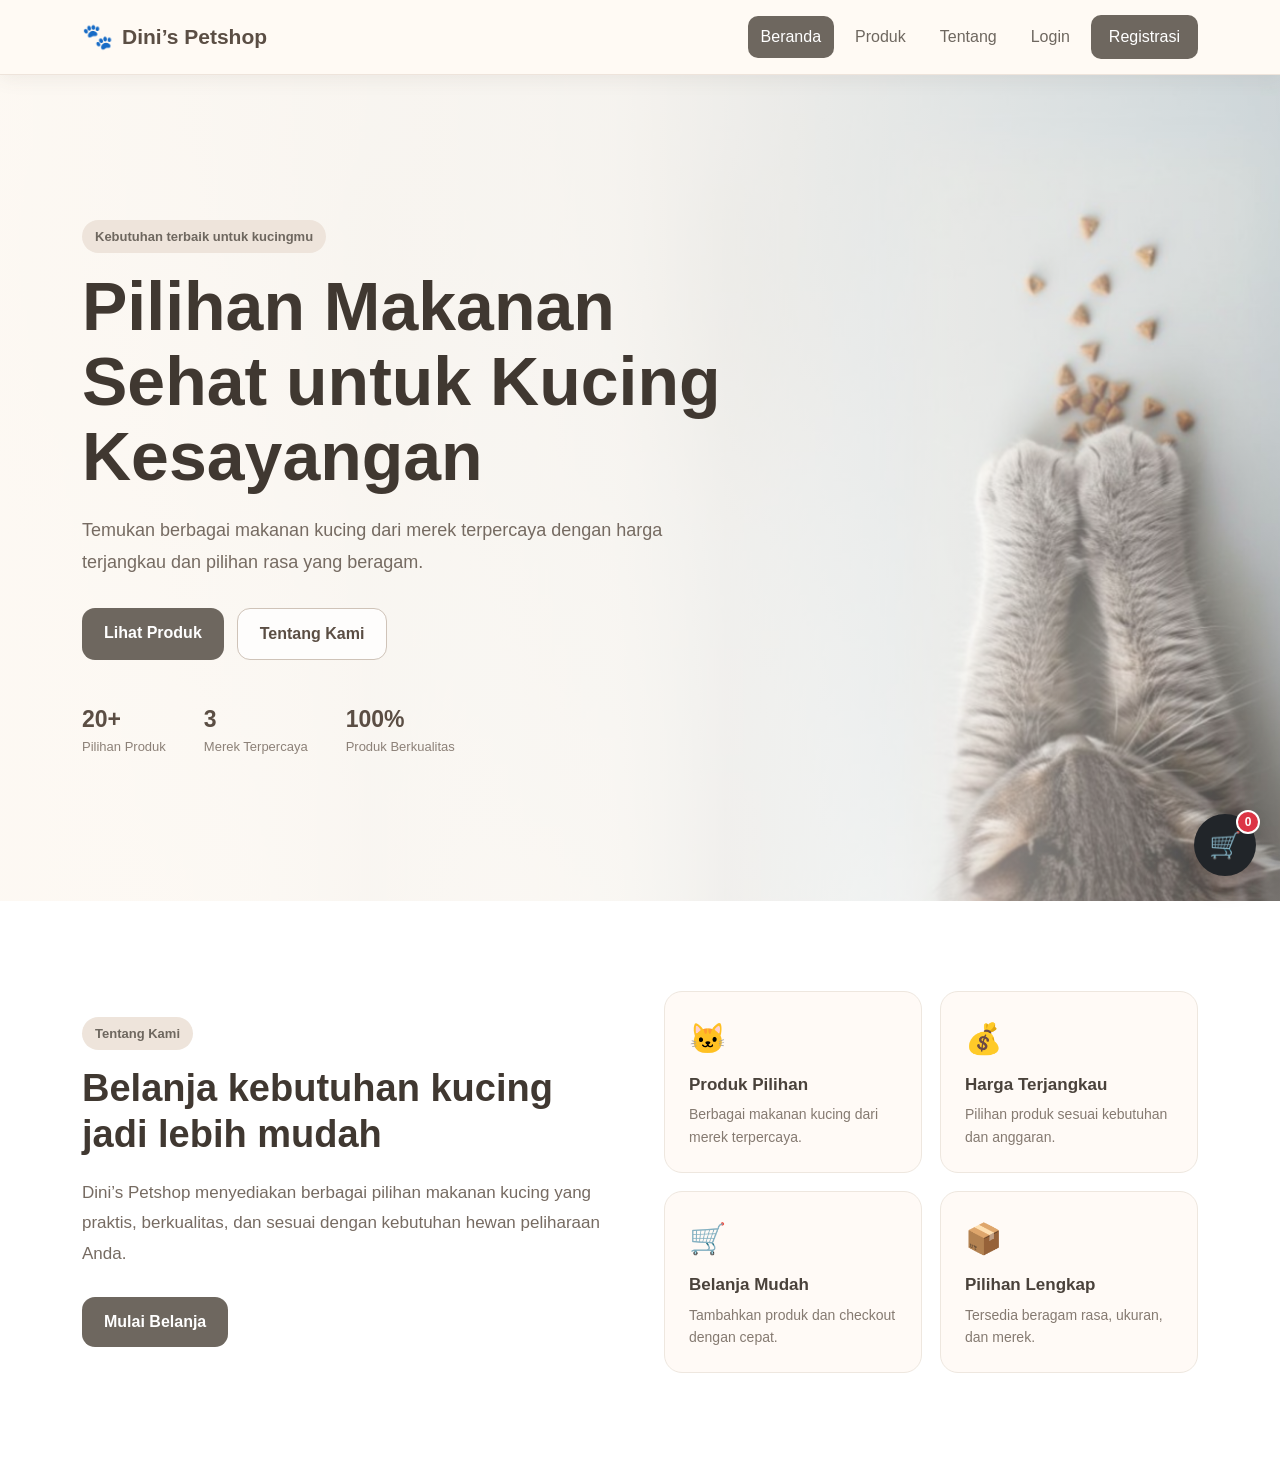
<file: index.html>
<!DOCTYPE html>
<html lang="id">
<head>
  <meta charset="UTF-8">

  <meta
    name="viewport"
    content="width=device-width, initial-scale=1.0">

  <meta
    name="description"
    content="Dini's Petshop menyediakan berbagai kebutuhan makanan kucing.">

  <title>Dini's Petshop</title>

  <link
    href="https://cdn.jsdelivr.net/npm/bootstrap@5.3.0/dist/css/bootstrap.min.css"
    rel="stylesheet">

  <link rel="stylesheet" href="style.css">
</head>

<body>
  <header class="home-navbar sticky-top">
    <div class="container d-flex justify-content-between align-items-center">

      <a href="index.html" class="home-brand">
        <span>🐾</span>
        Dini’s Petshop
      </a>

      <nav class="home-navigation">
        <a href="index.html" class="active">
          Beranda
        </a>

        <a href="katalog/produk.html">
          Produk
        </a>

        <a href="#tentang">
          Tentang
        </a>

        <a href="login/login.html">
          Login
        </a>

        <a href="register/register.html" class="register-button">
          Registrasi
        </a>
      </nav>

    </div>
  </header>

  <main>
    <section class="hero">

      <div class="hero-overlay"></div>

      <div class="container hero-content">

        <div class="hero-text">

          <span class="hero-label">
            Kebutuhan terbaik untuk kucingmu
          </span>

          <h1>
            Pilihan Makanan Sehat untuk Kucing Kesayangan
          </h1>

          <p>
            Temukan berbagai makanan kucing dari merek terpercaya
            dengan harga terjangkau dan pilihan rasa yang beragam.
          </p>

          <div class="hero-actions">

            <a
              href="katalog/produk.html"
              class="hero-primary-button">
              Lihat Produk
            </a>

            <a
              href="#tentang"
              class="hero-secondary-button">
              Tentang Kami
            </a>

          </div>

          <div class="hero-benefits">

            <div>
              <strong>20+</strong>
              <span>Pilihan Produk</span>
            </div>

            <div>
              <strong>3</strong>
              <span>Merek Terpercaya</span>
            </div>

            <div>
              <strong>100%</strong>
              <span>Produk Berkualitas</span>
            </div>

          </div>

        </div>

      </div>

    </section>

    <section id="tentang" class="about-section">
      <div class="container">

        <div class="row align-items-center g-5">

          <div class="col-lg-6">
            <span class="section-label">
              Tentang Kami
            </span>

            <h2>
              Belanja kebutuhan kucing jadi lebih mudah
            </h2>

            <p>
              Dini’s Petshop menyediakan berbagai pilihan makanan
              kucing yang praktis, berkualitas, dan sesuai dengan
              kebutuhan hewan peliharaan Anda.
            </p>

            <a href="katalog/produk.html" class="about-button">
              Mulai Belanja
            </a>
          </div>

          <div class="col-lg-6">
            <div class="feature-grid">

              <div class="feature-card">
                <span>🐱</span>
                <h3>Produk Pilihan</h3>
                <p>
                  Berbagai makanan kucing dari merek terpercaya.
                </p>
              </div>

              <div class="feature-card">
                <span>💰</span>
                <h3>Harga Terjangkau</h3>
                <p>
                  Pilihan produk sesuai kebutuhan dan anggaran.
                </p>
              </div>

              <div class="feature-card">
                <span>🛒</span>
                <h3>Belanja Mudah</h3>
                <p>
                  Tambahkan produk dan checkout dengan cepat.
                </p>
              </div>

              <div class="feature-card">
                <span>📦</span>
                <h3>Pilihan Lengkap</h3>
                <p>
                  Tersedia beragam rasa, ukuran, dan merek.
                </p>
              </div>

            </div>
          </div>

        </div>

      </div>
    </section>
  </main>

  <a
    href="cart/cart.html"
    id="stickyCart"
    aria-label="Buka keranjang belanja">
    <span class="sticky-cart-icon">
      🛒
    </span>

    <span id="stickyCartCount">
      0
    </span>
  </a>

<script src="script.js"></script>

</body>
</html>
</file>
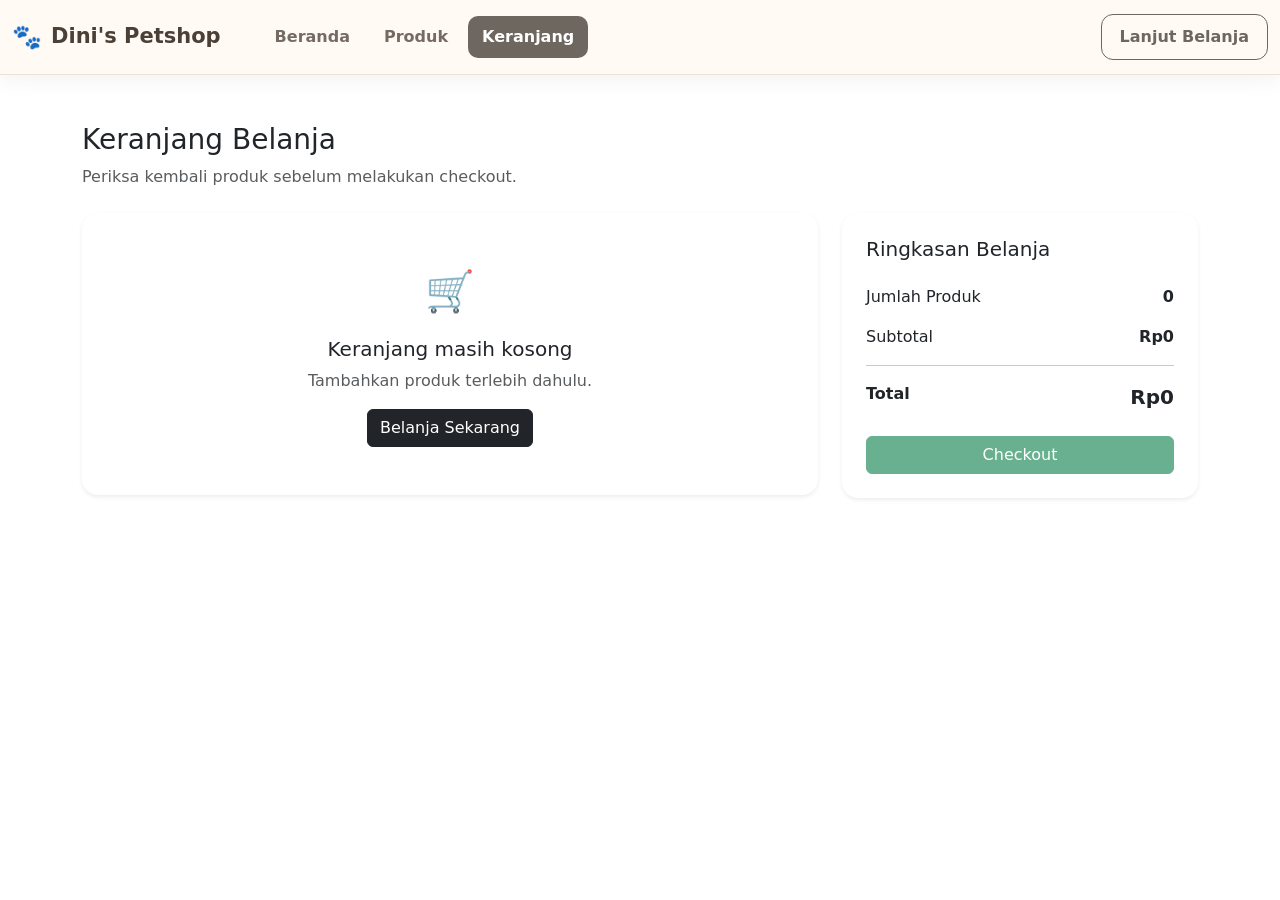
<file: cart/cart.html>
<!DOCTYPE html>
<html lang="id">
<head>
  <meta charset="UTF-8">

  <meta
    name="viewport"
    content="width=device-width, initial-scale=1.0">

  <meta
    name="description"
    content="Keranjang belanja Dini's Petshop">

  <title>Keranjang - Dini's Petshop</title>

  <link
    href="https://cdn.jsdelivr.net/npm/bootstrap@5.3.0/dist/css/bootstrap.min.css"
    rel="stylesheet">

  <link rel="stylesheet" href="cart.css">
</head>

<body>

<nav class="navbar navbar-expand-lg cart-navbar sticky-top">
  <div class="container">

    <a
      href="../index.html"
      class="navbar-brand cart-brand"
    >
      <span class="cart-brand-icon">🐾</span>
      <span>Dini's Petshop</span>
    </a>

    <button
      class="navbar-toggler"
      type="button"
      data-bs-toggle="collapse"
      data-bs-target="#cartNavbar"
      aria-controls="cartNavbar"
      aria-expanded="false"
      aria-label="Buka navigasi"
    >
      <span class="navbar-toggler-icon"></span>
    </button>

    <div
      class="collapse navbar-collapse"
      id="cartNavbar"
    >
      <ul class="navbar-nav ms-lg-4 me-auto">

        <li class="nav-item">
          <a
            href="../index.html"
            class="nav-link"
          >
            Beranda
          </a>
        </li>

        <li class="nav-item">
          <a
            href="../katalog/produk.html"
            class="nav-link"
          >
            Produk
          </a>
        </li>

        <li class="nav-item">
          <a
            href="cart.html"
            class="nav-link active"
          >
            Keranjang
          </a>
        </li>

      </ul>

      <a
        href="../katalog/produk.html"
        class="continue-shopping-button">
        Lanjut Belanja
      </a>

    </div>

  </div>
</nav>

  <main class="container my-5">

    <div class="mb-4">
      <h1 class="h3 mb-2">
        Keranjang Belanja
      </h1>

      <p class="text-muted mb-0">
        Periksa kembali produk sebelum melakukan checkout.
      </p>
    </div>

    <div class="row g-4">

      <div class="col-lg-8">

        <div
          id="emptyCart"
          class="text-center bg-white rounded-4 p-5 shadow-sm d-none">
          <div class="fs-1 mb-3">
            🛒
          </div>

          <h2 class="h5">
            Keranjang masih kosong
          </h2>

          <p class="text-muted">
            Tambahkan produk terlebih dahulu.
          </p>

          <a
            href="../katalog/produk.html"
            class="btn btn-dark">
            Belanja Sekarang
          </a>
        </div>

        <div id="cartItems"></div>

      </div>

      <div class="col-lg-4">

        <div class="bg-white rounded-4 p-4 shadow-sm">

          <h2 class="h5 mb-4">
            Ringkasan Belanja
          </h2>

          <div class="d-flex justify-content-between mb-3">
            <span>Jumlah Produk</span>
            <strong id="totalItems">0</strong>
          </div>

          <div class="d-flex justify-content-between mb-3">
            <span>Subtotal</span>
            <strong id="subtotal">Rp0</strong>
          </div>

          <hr>

          <div class="d-flex justify-content-between mb-4">
            <span class="fw-semibold">
              Total
            </span>

            <strong
              id="totalPrice"
              class="fs-5">
              Rp0
            </strong>
          </div>

          <button
            type="button"
            id="checkoutButton"
            class="btn btn-success w-100">
            Checkout
          </button>

        </div>

      </div>

    </div>

  </main>

  <div
    id="receiptModal"
    class="receipt-overlay d-none">
    <div class="receipt-box">

      <div class="text-center mb-4">
        <h2 class="h4 mb-1">
          Dini's Petshop
        </h2>

        <p class="text-muted mb-0">
          Struk Belanja
        </p>
      </div>

      <div id="receiptItems"></div>

      <hr>

      <div class="d-flex justify-content-between mb-4">
        <strong>Total</strong>
        <strong id="receiptTotal">Rp0</strong>
      </div>

      <p class="text-center text-muted">
        Terima kasih telah berbelanja.
      </p>

      <button
        type="button"
        id="finishCheckout"
        class="btn btn-dark w-100">
        Selesai
      </button>

    </div>
  </div>

  <script
  src="https://cdn.jsdelivr.net/npm/bootstrap@5.3.0/dist/js/bootstrap.bundle.min.js">
</script>

  <script src="cart.js"></script>

</body>
</html>
</file>
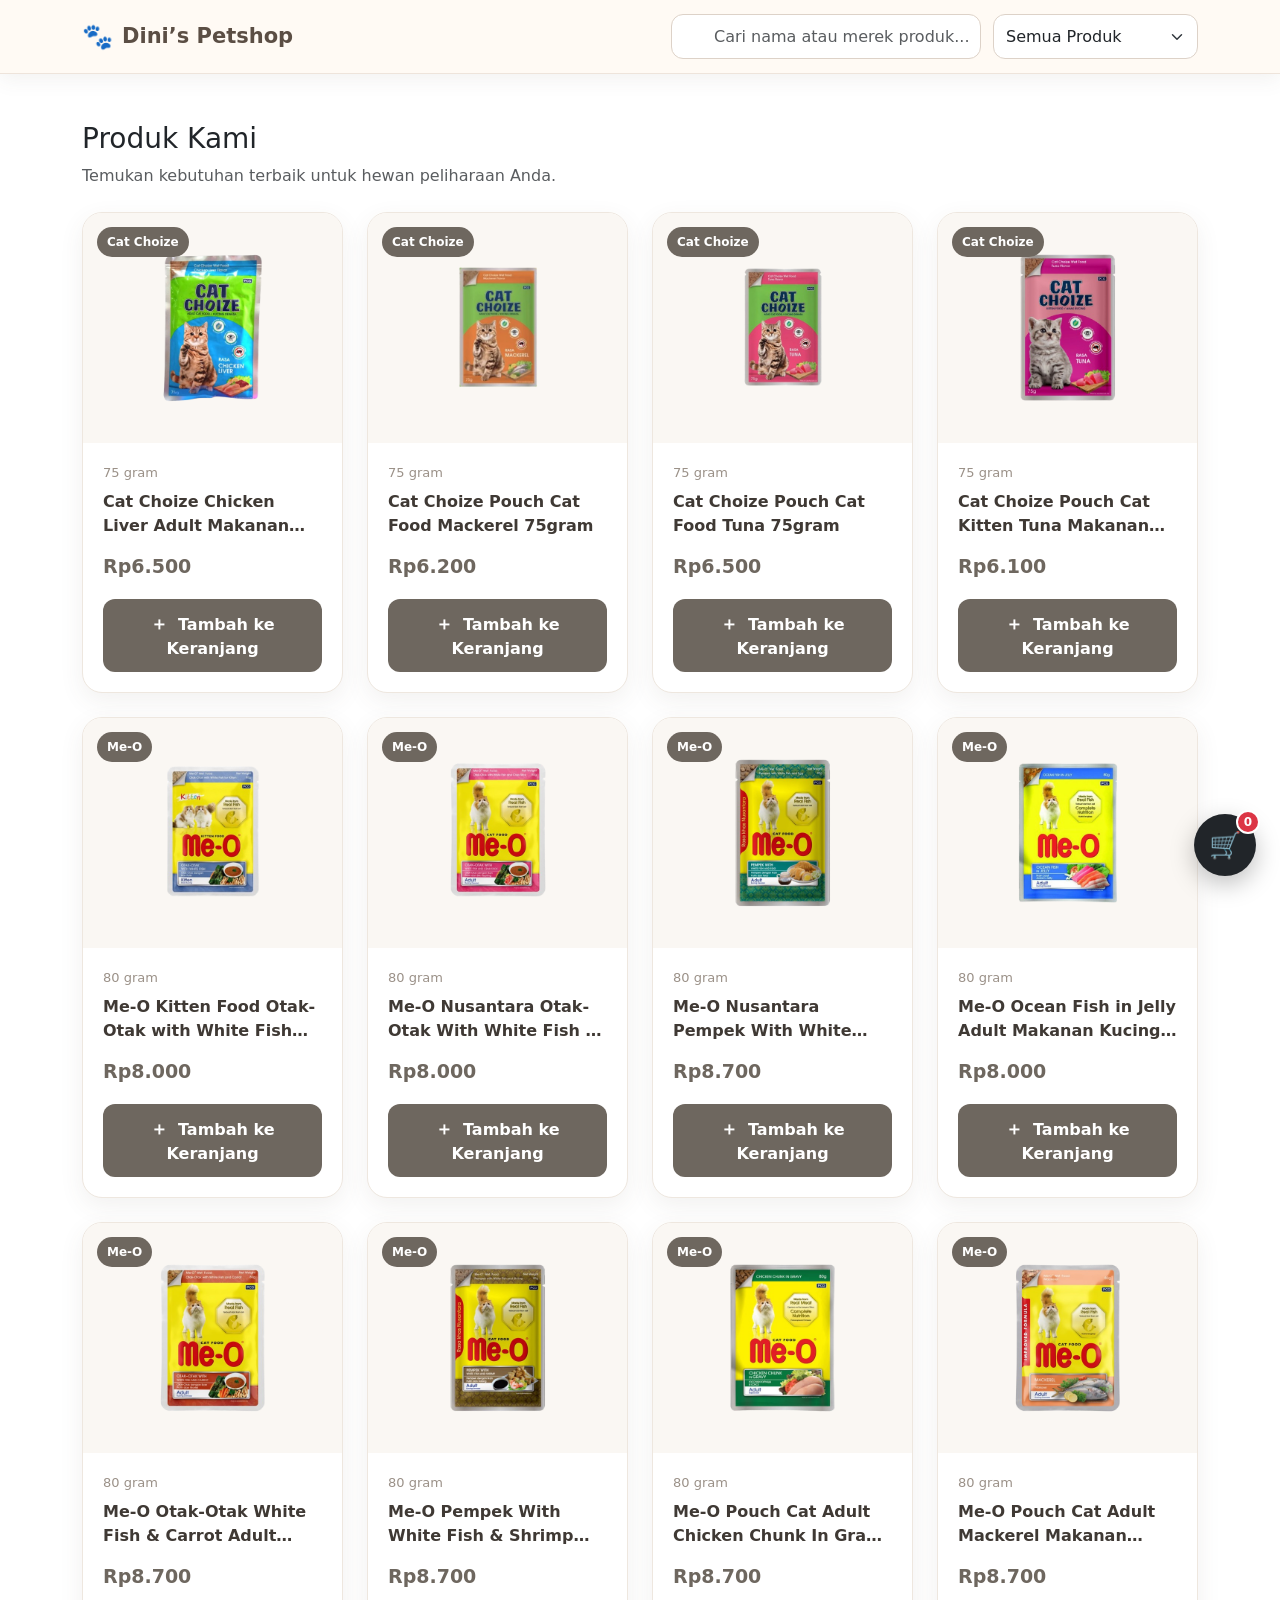
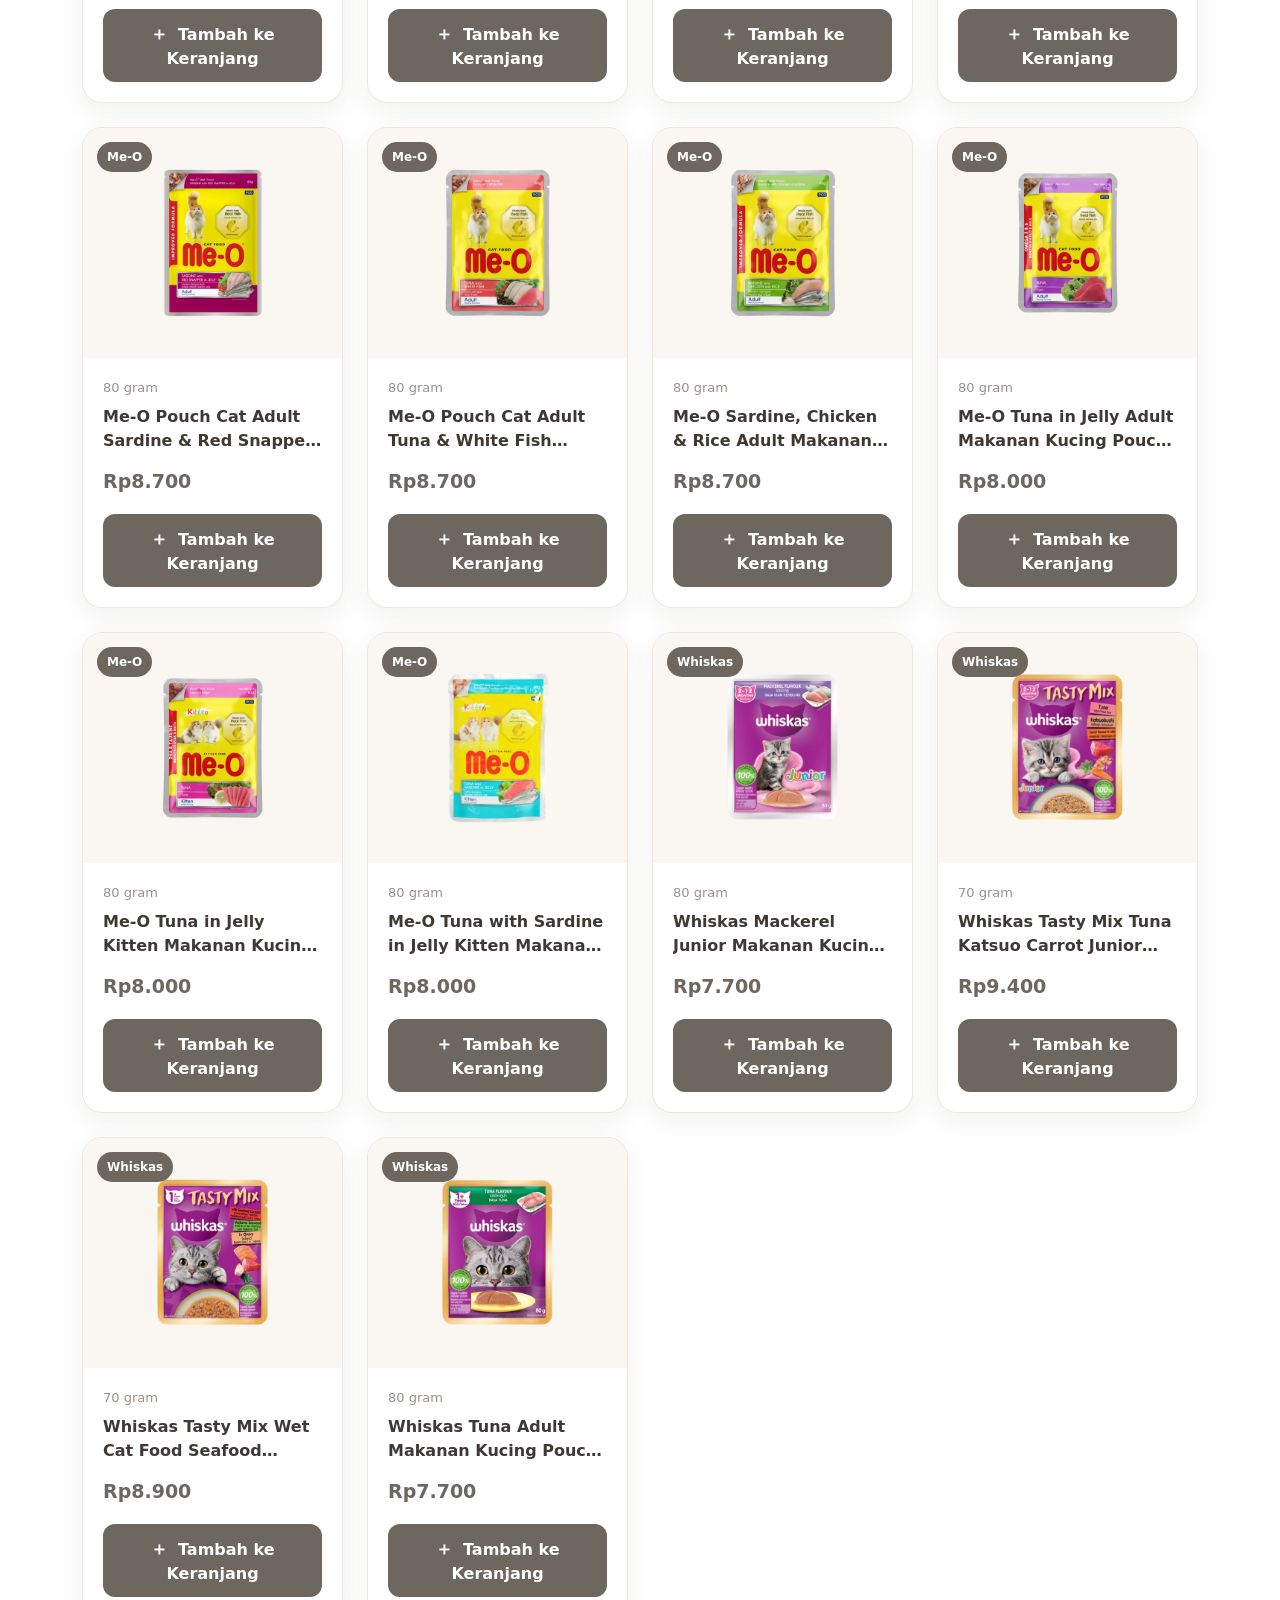
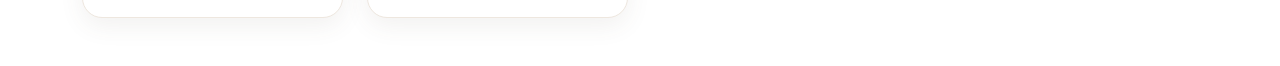
<file: katalog/produk.html>
<!DOCTYPE html>
<html lang="id">
<head>
  <meta charset="UTF-8"/>

  <meta
    name="viewport"
    content="width=device-width, initial-scale=1.0"/>

  <meta
    name="description"
    content="Halaman Produk Dini's Petshop - tempat belanja kebutuhan hewan peliharaan Anda!"/>

  <title>Produk - Dini's Petshop</title>

  <link
    href="https://cdn.jsdelivr.net/npm/bootstrap@5.3.0/dist/css/bootstrap.min.css"
    rel="stylesheet"/>

  <link rel="stylesheet" href="produk.css" />
</head>

<body>
<nav class="navbar navbar-expand-lg product-navbar sticky-top">
  <div class="container">

    <a
      class="home-brand"
      href="../index.html">
        <span>🐾</span>
        Dini’s Petshop
      </a>

    <button
      class="navbar-toggler"
      type="button"
      data-bs-toggle="collapse"
      data-bs-target="#productNavbar"
      aria-controls="productNavbar"
      aria-expanded="false"
      aria-label="Buka navigasi">
      <span class="navbar-toggler-icon"></span>
    </button>

    <div
      class="collapse navbar-collapse"
      id="productNavbar">

      <div class="navbar-nav ms-lg-4 me-auto">
      </div>

      <div class="product-navbar-tools">

        <div class="product-search-wrapper">
          <span class="product-search-icon">
          </span>

          <input
            type="text"
            id="searchInput"
            placeholder="Cari nama atau merek produk..."
            class="form-control product-search-input"/>
        </div>

        <select
          id="sortBy"
          class="form-select product-filter-select"
          aria-label="Filter dan urutkan produk">
          <option value="all">
            Semua Produk
          </option>

          <optgroup label="Harga">
            <option value="harga-asc">
              Harga Termurah
            </option>

            <option value="harga-desc">
              Harga Termahal
            </option>
          </optgroup>

          <optgroup label="Merek">
            <option value="Cat Choize">
              Cat Choize
            </option>

            <option value="Whiskas">
              Whiskas
            </option>

            <option value="Me-O">
              Me-O
            </option>
          </optgroup>

          <optgroup label="Ukuran">
            <option value="ukuran-asc">
              Ukuran Terkecil
            </option>

            <option value="ukuran-desc">
              Ukuran Terbesar
            </option>
          </optgroup>
        </select>

      </div>

    </div>
  </div>
</nav>

  <main class="container my-5">

    <div class="mb-4">
      <h1 class="h3 mb-2">
        Produk Kami
      </h1>

      <p class="text-muted mb-0">
        Temukan kebutuhan terbaik untuk hewan peliharaan Anda.
      </p>
    </div>

    <div
      class="row g-4"
      id="productContainer"
    ></div>

  </main>

  <a
    href="../cart/cart.html"
    id="stickyCart"
    aria-label="Buka keranjang belanja">
    <span class="sticky-cart-icon">
      🛒
    </span>

    <span id="stickyCartCount">
      0
    </span>
  </a>

  <div
  id="cartToast"
  class="cart-toast"
  role="status"
  aria-live="polite">
  Produk berhasil ditambahkan ke keranjang.
</div>

<script src="produk.js"></script>

</body>
</html>
</file>
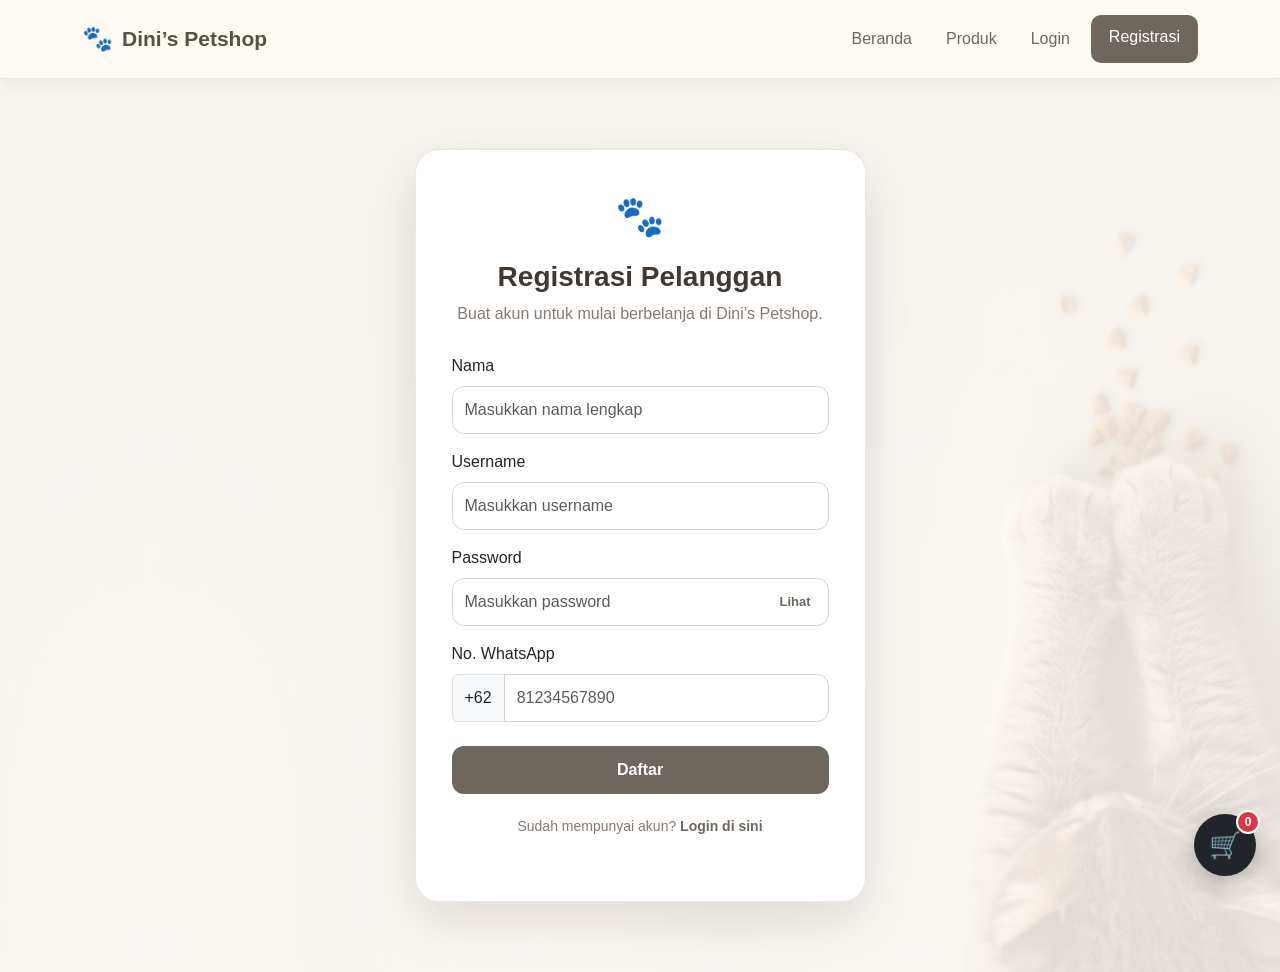
<file: register/register.html>
<!DOCTYPE html>
<html lang="id">
<head>
  <meta charset="UTF-8">

  <meta
    name="viewport"
    content="width=device-width, initial-scale=1.0"
  >

  <meta
    name="description"
    content="Registrasi pelanggan Dini's Petshop"
  >

  <title>Registrasi - Dini's Petshop</title>

  <link
    href="https://cdn.jsdelivr.net/npm/bootstrap@5.3.0/dist/css/bootstrap.min.css"
    rel="stylesheet"
  >

  <link rel="stylesheet" href="../style.css">
  <link rel="stylesheet" href="register.css">
</head>

<body>

  <!-- Navbar -->
  <header class="home-navbar sticky-top">
    <div class="container d-flex justify-content-between align-items-center">

      <a href="../index.html" class="home-brand">
        <span>🐾</span>
        Dini’s Petshop
      </a>

      <nav class="home-navigation">

        <a href="../index.html">
          Beranda
        </a>

        <a href="../katalog/produk.html">
          Produk
        </a>

        <a href="../login/login.html">
          Login
        </a>

        <a href="register.html" class="register-button active">
          Registrasi
        </a>

      </nav>

    </div>
  </header>

  <!-- Registrasi -->
  <main class="register-page">

    <div class="register-overlay"></div>

    <div class="container position-relative">

      <div class="row justify-content-center">

        <div class="col-12 col-md-8 col-lg-5">

          <div class="register-card">

            <div class="register-icon">
              🐾
            </div>

            <h1>
              Registrasi Pelanggan
            </h1>

            <p>
              Buat akun untuk mulai berbelanja di Dini’s Petshop.
            </p>

            <div
              id="registerMessage"
              class="register-message d-none"
              role="alert"
            ></div>

            <form id="registerForm">

              <div class="mb-3">

                <label
                  for="newName"
                  class="form-label"
                >
                  Nama
                </label>

                <input
                  type="text"
                  class="form-control register-input"
                  id="newName"
                  placeholder="Masukkan nama lengkap"
                  autocomplete="name"
                  required
                >

                <div
                  id="nameError"
                  class="text-danger small mt-1"
                ></div>

              </div>

              <div class="mb-3">

                <label
                  for="newUsername"
                  class="form-label"
                >
                  Username
                </label>

                <input
                  type="text"
                  class="form-control register-input"
                  id="newUsername"
                  placeholder="Masukkan username"
                  autocomplete="username"
                  required
                >

                <div
                  id="usernameError"
                  class="text-danger small mt-1"
                ></div>

              </div>

              <div class="mb-3">

                <label
                  for="newPassword"
                  class="form-label"
                >
                  Password
                </label>

                <div class="password-wrapper">

                  <input
                    type="password"
                    class="form-control register-input"
                    id="newPassword"
                    placeholder="Masukkan password"
                    autocomplete="new-password"
                    required
                  >

                  <button
                    type="button"
                    id="togglePassword"
                    class="password-toggle"
                    aria-label="Tampilkan password"
                  >
                    Lihat
                  </button>

                </div>

                <div
                  id="passwordError"
                  class="text-danger small mt-1"
                ></div>

              </div>

              <div class="mb-4">

                <label
                  for="newWA"
                  class="form-label"
                >
                  No. WhatsApp
                </label>

                <div class="input-group">

                  <span class="input-group-text">
                    +62
                  </span>

                  <input
                    type="text"
                    class="form-control register-input"
                    id="newWA"
                    placeholder="81234567890"
                    inputmode="numeric"
                    maxlength="13"
                    required
                  >

                </div>

                <div
                  id="waError"
                  class="text-danger small mt-1"
                ></div>

              </div>

              <button
                type="submit"
                class="register-button"
              >
                Daftar
              </button>

            </form>

            <p class="register-login-text">
              Sudah mempunyai akun?

              <a href="../login/login.html">
                Login di sini
              </a>
            </p>

          </div>

        </div>

      </div>

    </div>

  </main>

  <!-- Sticky Cart -->
  <a
    href="../cart/cart.html"
    id="stickyCart"
    aria-label="Buka keranjang belanja"
  >
    <span class="sticky-cart-icon">
      🛒
    </span>

    <span id="stickyCartCount">
      0
    </span>
  </a>

  <script src="register.js"></script>

</body>
</html>
</file>
<file: style.css>
body {
  margin: 0;
  font-family: 'Segoe UI', sans-serif;
  background-color: #f8f9fa;
}

/* =========================================
   HOME NAVBAR
========================================= */

.home-navbar {
  padding: 15px 0;
  background-color: #fffaf4;
  border-bottom: 1px solid #eee4db;
  box-shadow: 0 4px 18px rgba(91, 78, 68, 0.08);
  z-index: 1100;
}

.home-brand {
  display: flex;
  align-items: center;
  gap: 9px;
  color: #5b4e44;
  font-size: 21px;
  font-weight: 700;
  text-decoration: none;
}

.home-brand:hover {
  color: #5b4e44;
}

.home-brand span {
  font-size: 25px;
}

.home-navigation {
  display: flex;
  align-items: center;
  gap: 8px;
}

.home-navigation a {
  padding: 9px 13px;
  border-radius: 10px;
  color: #6e675f;
  font-weight: 500;
  text-decoration: none;
  transition:
    color 0.2s ease,
    background-color 0.2s ease;
}

.home-navigation a:hover,
.home-navigation a.active {
  color: #ffffff;
  background-color: #6e675f;
}

.home-navigation .register-button {
  padding: 10px 18px;
  background-color: #6e675f;
  color: #ffffff;
}

.hero {
  position: relative;
  min-height: calc(100vh - 74px);
  display: flex;
  align-items: center;
  overflow: hidden;
  background: url('background.jpg') no-repeat center center / cover;
}

.hero-overlay {
  position: absolute;
  inset: 0;
  background: linear-gradient(
    90deg,
    rgba(255, 250, 244, 0.97) 0%,
    rgba(255, 250, 244, 0.86) 48%,
    rgba(255, 250, 244, 0.25) 100%
  );
}

.hero-content {
  position: relative;
  z-index: 1;
}

.hero-text {
  max-width: 650px;
  padding: 80px 0;
}

.hero-label,
.section-label {
  display: inline-block;
  margin-bottom: 16px;
  padding: 7px 13px;
  border-radius: 999px;
  background-color: #eee4db;
  color: #6e675f;
  font-size: 13px;
  font-weight: 700;
}

.hero h1 {
  margin-bottom: 20px;
  color: #403831;
  font-size: clamp(40px, 6vw, 68px);
  font-weight: 750;
  line-height: 1.1;
}

.hero p {
  max-width: 590px;
  margin-bottom: 30px;
  color: #766b62;
  font-size: 18px;
  line-height: 1.8;
}

.hero-actions {
  display: flex;
  flex-wrap: wrap;
  gap: 13px;
  margin-bottom: 42px;
}

.hero-primary-button,
.hero-secondary-button,
.about-button {
  display: inline-block;
  padding: 13px 22px;
  border-radius: 13px;
  font-weight: 650;
  text-decoration: none;
  transition:
    transform 0.2s ease,
    background-color 0.2s ease;
}

.hero-primary-button,
.about-button {
  background-color: #6e675f;
  color: #ffffff;
}

.hero-primary-button:hover,
.about-button:hover {
  color: #ffffff;
  background-color: #554e47;
  transform: translateY(-2px);
}

.hero-secondary-button {
  border: 1px solid #cfc3b8;
  background-color: rgba(255, 255, 255, 0.8);
  color: #5b4e44;
}

.hero-secondary-button:hover {
  color: #5b4e44;
  background-color: #ffffff;
  transform: translateY(-2px);
}

.hero-benefits {
  display: flex;
  flex-wrap: wrap;
  gap: 38px;
}

.hero-benefits div {
  display: flex;
  flex-direction: column;
}

.hero-benefits strong {
  color: #5b4e44;
  font-size: 23px;
}

.hero-benefits span {
  color: #8c8178;
  font-size: 13px;
}

/* =========================================
   ABOUT
========================================= */

.about-section {
  padding: 90px 0;
  background-color: #ffffff;
}

.about-section h2 {
  max-width: 580px;
  margin-bottom: 20px;
  color: #403831;
  font-size: 38px;
  font-weight: 700;
}

.about-section p {
  margin-bottom: 28px;
  color: #766b62;
  font-size: 17px;
  line-height: 1.8;
}

.feature-grid {
  display: grid;
  grid-template-columns: repeat(2, 1fr);
  gap: 18px;
}

.feature-card {
  padding: 24px;
  border: 1px solid #eee7df;
  border-radius: 18px;
  background-color: #fffaf6;
  transition:
    transform 0.2s ease,
    box-shadow 0.2s ease;
}

.feature-card:hover {
  transform: translateY(-4px);
  box-shadow: 0 12px 28px rgba(91, 78, 68, 0.1);
}

.feature-card span {
  display: block;
  margin-bottom: 14px;
  font-size: 30px;
}

.feature-card h3 {
  margin-bottom: 8px;
  color: #4a423b;
  font-size: 17px;
  font-weight: 650;
}

.feature-card p {
  margin: 0;
  color: #857a71;
  font-size: 14px;
  line-height: 1.6;
}

/* Sticky Cart */
#stickyCart {
  position: fixed;
  right: 24px;
  bottom: 24px;

  width: 62px;
  height: 62px;

  display: flex;
  align-items: center;
  justify-content: center;

  border-radius: 50%;
  background-color: #212529;
  color: #ffffff;

  text-decoration: none;
  cursor: pointer;

  box-shadow: 0 8px 24px rgba(0, 0, 0, 0.25);

  z-index: 1050;

  transition:
    transform 0.2s ease,
    box-shadow 0.2s ease;
}

#stickyCart:hover {
  color: #ffffff;
  transform: translateY(-3px);
  box-shadow: 0 12px 28px rgba(0, 0, 0, 0.3);
}

.sticky-cart-icon {
  font-size: 26px;
  line-height: 1;
}

#stickyCartCount {
  position: absolute;
  top: -4px;
  right: -4px;

  min-width: 24px;
  height: 24px;

  padding: 0 6px;

  display: flex;
  align-items: center;
  justify-content: center;

  border: 2px solid #ffffff;
  border-radius: 999px;

  background-color: #dc3545;
  color: #ffffff;

  font-size: 12px;
  font-weight: 700;
  line-height: 1;
}

@media (max-width: 768px) {
  .home-navbar .container {
    align-items: flex-start !important;
    flex-direction: column;
    gap: 14px;
  }

  .home-navigation {
    width: 100%;
    flex-wrap: wrap;
  }

  .hero {
    min-height: auto;
    background-position: 62% center;
  }

  .hero-overlay {
    background: rgba(255, 250, 244, 0.92);
  }

  .hero-text {
    padding: 70px 0;
  }

  .hero h1 {
    font-size: 42px;
  }

  .hero-benefits {
    gap: 24px;
  }

  .about-section {
    padding: 65px 0;
  }

  .about-section h2 {
    font-size: 31px;
  }
}

@media (max-width: 576px) {
  .home-navigation a {
    padding: 8px 10px;
    font-size: 14px;
  }

  .hero h1 {
    font-size: 35px;
  }

  .hero p {
    font-size: 16px;
  }

  .hero-actions {
    flex-direction: column;
  }

  .hero-primary-button,
  .hero-secondary-button {
    width: 100%;
    text-align: center;
  }

  .hero-benefits {
    display: grid;
    grid-template-columns: repeat(2, 1fr);
  }

  .feature-grid {
    grid-template-columns: 1fr;
  }
}

@media (max-width: 576px) {
  #stickyCart {
    right: 16px;
    bottom: 16px;

    width: 56px;
    height: 56px;
  }

  .sticky-cart-icon {
    font-size: 23px;
  }

  #stickyCartCount {
    min-width: 22px;
    height: 22px;
    font-size: 11px;
  }
}
</file>
<file: cart/cart.css>
/* =========================================
   CART NAVBAR
========================================= */

.cart-navbar {
  padding: 14px 0;
  background-color: #fffaf4;
  border-bottom: 1px solid #ece2d8;
  box-shadow: 0 5px 18px rgba(91, 78, 68, 0.07);
  z-index: 1100;
}

.cart-navbar .container {
  max-width: 1400px;
}

.cart-brand {
  display: inline-flex;
  align-items: center;
  gap: 9px;
  color: #4b4037;
  font-size: 21px;
  font-weight: 700;
  text-decoration: none;
}

.cart-brand:hover {
  color: #4b4037;
}

.cart-brand-icon {
  font-size: 24px;
}

.cart-navbar .navbar-nav {
  display: flex;
  align-items: center;
  gap: 6px;
}

.cart-navbar .nav-link {
  padding: 9px 14px !important;
  border-radius: 10px;
  color: #766b62;
  font-weight: 600;
  transition:
    color 0.2s ease,
    background-color 0.2s ease;
}

.cart-navbar .nav-link:hover {
  color: #554e47;
  background-color: #f0e7de;
}

.cart-navbar .nav-link.active {
  color: #ffffff;
  background-color: #6e675f;
}

.continue-shopping-button {
  display: inline-flex;
  align-items: center;
  justify-content: center;
  min-height: 44px;
  padding: 10px 18px;
  border: 1px solid #6e675f;
  border-radius: 12px;
  background-color: transparent;
  color: #6e675f;
  font-weight: 700;
  text-decoration: none;
  transition:
    color 0.2s ease,
    background-color 0.2s ease,
    transform 0.2s ease;
}

.continue-shopping-button:hover {
  color: #ffffff;
  background-color: #6e675f;
  transform: translateY(-2px);
}

.cart-navbar .navbar-toggler {
  border: 1px solid #d8cec4;
  box-shadow: none;
}

@media (max-width: 991px) {
  .cart-navbar .navbar-collapse {
    margin-top: 16px;
    padding: 16px;
    border: 1px solid #eee4db;
    border-radius: 16px;
    background-color: #ffffff;
    box-shadow: 0 12px 28px rgba(91, 78, 68, 0.1);
  }

  .cart-navbar .navbar-nav {
    align-items: stretch;
    margin-bottom: 14px;
  }

  .cart-navbar .nav-link {
    margin: 3px 0;
  }

  .continue-shopping-button {
    width: 100%;
  }
}


.cart-product-image {
  width: 100%;
  height: 100px;
  object-fit: contain;
  border-radius: 12px;
  background-color: #f8f9fa;
}

.quantity-control {
  display: inline-flex;
  align-items: center;
  gap: 12px;
  padding: 6px;
  border: 1px solid #dee2e6;
  border-radius: 10px;
}

.quantity-button {
  width: 32px;
  height: 32px;
  border: none;
  border-radius: 8px;
  background-color: #212529;
  color: #ffffff;
  font-size: 18px;
  line-height: 1;
  cursor: pointer;
}

.quantity-button:hover {
  background-color: #495057;
}

.quantity-value {
  min-width: 24px;
  text-align: center;
  font-weight: 600;
}

.receipt-overlay {
  position: fixed;
  inset: 0;
  z-index: 2000;

  display: flex;
  align-items: center;
  justify-content: center;

  padding: 20px;

  background-color: rgba(0, 0, 0, 0.55);
}

.receipt-box {
  width: 100%;
  max-width: 460px;
  max-height: 90vh;
  overflow-y: auto;

  padding: 28px;

  border-radius: 20px;
  background-color: #ffffff;

  box-shadow: 0 20px 50px rgba(0, 0, 0, 0.3);
}

@media (max-width: 576px) {
  .cart-product-image {
    height: 80px;
  }

  .receipt-box {
    padding: 20px;
  }
}
</file>
<file: katalog/produk.css>
.home-brand {
  display: flex;
  align-items: center;
  gap: 9px;
  color: #5b4e44;
  font-size: 21px;
  font-weight: 700;
  text-decoration: none;
}

.home-brand:hover {
  color: #5b4e44;
}

.home-brand span {
  font-size: 25px;
}

.product-navbar {
  padding: 14px 0;
  background-color: rgba(255, 250, 244, 0.96);
  border-bottom: 1px solid #eee4db;
  box-shadow: 0 5px 20px rgba(91, 78, 68, 0.08);
  backdrop-filter: blur(12px);
  z-index: 1100;
}

.product-brand {
  display: inline-flex;
  align-items: center;
  gap: 9px;
  color: #4b4037;
  font-size: 21px;
  font-weight: 750;
}

.product-brand:hover {
  color: #4b4037;
}

.product-brand-icon {
  font-size: 25px;
}

.product-navbar .nav-link {
  margin: 0 3px;
  padding: 9px 14px !important;
  border-radius: 10px;
  color: #766b62;
  font-weight: 600;
  transition:
    color 0.2s ease,
    background-color 0.2s ease;
}

.product-navbar .nav-link:hover {
  color: #554e47;
  background-color: #f0e7de;
}

.product-navbar .nav-link.active {
  color: #ffffff;
  background-color: #6e675f;
}

.product-navbar-tools {
  display: flex;
  align-items: center;
  gap: 12px;
}

.product-search-wrapper {
  position: relative;
  width: 310px;
}

.product-search-icon {
  position: absolute;
  top: 50%;
  left: 14px;
  z-index: 2;
  font-size: 15px;
  transform: translateY(-50%);
  pointer-events: none;
}

.product-search-input {
  min-height: 45px;
  padding-left: 42px;
  border: 1px solid #ddd2c8;
  border-radius: 12px;
  background-color: #ffffff;
}

.product-search-input:focus {
  border-color: #6e675f;
  box-shadow: 0 0 0 4px rgba(110, 103, 95, 0.12);
}

.product-filter-select {
  width: 205px;
  min-height: 45px;
  border: 1px solid #ddd2c8;
  border-radius: 12px;
  background-color: #ffffff;
}

.product-filter-select:focus {
  border-color: #6e675f;
  box-shadow: 0 0 0 4px rgba(110, 103, 95, 0.12);
}

.product-navbar .navbar-toggler {
  border: 1px solid #d8cec4;
  box-shadow: none;
}

/* Sticky Cart */
#stickyCart {
  position: fixed;
  right: 24px;
  bottom: 24px;

  width: 62px;
  height: 62px;

  display: flex;
  align-items: center;
  justify-content: center;

  border-radius: 50%;
  background-color: #212529;
  color: #ffffff;

  text-decoration: none;
  cursor: pointer;

  box-shadow: 0 8px 24px rgba(0, 0, 0, 0.25);

  z-index: 1050;

  transition:
    transform 0.2s ease,
    box-shadow 0.2s ease;
}

#stickyCart:hover {
  color: #ffffff;
  transform: translateY(-3px);
  box-shadow: 0 12px 28px rgba(0, 0, 0, 0.3);
}

.sticky-cart-icon {
  font-size: 26px;
  line-height: 1;
}

#stickyCartCount {
  position: absolute;
  top: -4px;
  right: -4px;

  min-width: 24px;
  height: 24px;

  padding: 0 6px;

  display: flex;
  align-items: center;
  justify-content: center;

  border: 2px solid #ffffff;
  border-radius: 999px;

  background-color: #dc3545;
  color: #ffffff;

  font-size: 12px;
  font-weight: 700;
  line-height: 1;
}



.product-card {
  display: flex;
  flex-direction: column;
  overflow: hidden;
  border: 1px solid #eee7df;
  border-radius: 20px;
  background-color: #ffffff;
  box-shadow: 0 8px 24px rgba(91, 78, 68, 0.08);
  transition:
    transform 0.25s ease,
    box-shadow 0.25s ease;
}

.product-card:hover {
  transform: translateY(-6px);
  box-shadow: 0 16px 35px rgba(91, 78, 68, 0.15);
}

.product-image-wrapper {
  position: relative;
  height: 230px;
  padding: 22px;
  background-color: #faf7f3;
}

.product-image {
  width: 100%;
  height: 100%;
  object-fit: contain;
  transition: transform 0.3s ease;
}

.product-card:hover .product-image {
  transform: scale(1.05);
}

.product-brand {
  position: absolute;
  top: 14px;
  left: 14px;
  padding: 6px 10px;
  border-radius: 999px;
  background-color: #6e675f;
  color: #ffffff;
  font-size: 12px;
  font-weight: 600;
}

.product-card-body {
  display: flex;
  flex: 1;
  flex-direction: column;
  padding: 20px;
}

.product-size {
  margin-bottom: 8px;
  color: #9b9188;
  font-size: 13px;
}

.product-name {
  display: -webkit-box;
  min-height: 48px;
  margin-bottom: 14px;
  overflow: hidden;
  color: #3f3934;
  font-size: 16px;
  font-weight: 600;
  line-height: 1.5;
  -webkit-box-orient: vertical;
  -webkit-line-clamp: 2;
}

.product-price {
  margin-bottom: 18px;
  color: #6e675f;
  font-size: 19px;
  font-weight: 700;
}

.product-cart-button {
  width: 100%;
  margin-top: auto;
  padding: 11px 16px;
  border: none;
  border-radius: 12px;
  background-color: #6e675f;
  color: #ffffff;
  font-weight: 600;
  transition:
    background-color 0.2s ease,
    transform 0.2s ease;
}

.product-cart-button:hover {
  background-color: #554e47;
  transform: translateY(-2px);
}

.product-cart-button span {
  margin-right: 4px;
  font-size: 18px;
}

.empty-product-state {
  padding: 60px 24px;
  border: 1px dashed #d8cec4;
  border-radius: 20px;
  background-color: #ffffff;
  text-align: center;
}

.empty-product-icon {
  margin-bottom: 14px;
  font-size: 42px;
}

.empty-product-state h2 {
  margin-bottom: 8px;
  color: #3f3934;
  font-size: 20px;
}

.empty-product-state p {
  margin-bottom: 0;
  color: #8b8178;
}

.cart-toast {
  position: fixed;
  right: 24px;
  bottom: 100px;
  z-index: 1060;

  max-width: 320px;
  padding: 14px 18px;

  border-radius: 14px;
  background-color: #ffffff;
  color: #3f3934;

  font-size: 14px;
  font-weight: 600;

  box-shadow: 0 12px 30px rgba(91, 78, 68, 0.18);

  opacity: 0;
  visibility: hidden;
  transform: translateY(12px);

  transition:
    opacity 0.25s ease,
    transform 0.25s ease,
    visibility 0.25s ease;
}

.cart-toast.show {
  opacity: 1;
  visibility: visible;
  transform: translateY(0);
}

@media (max-width: 576px) {
  .cart-toast {
    right: 16px;
    bottom: 88px;
    left: 16px;
    max-width: none;
  }
}

@media (max-width: 576px) {
  .product-image-wrapper {
    height: 200px;
  }
}
</file>
<file: register/register.css>
.home-navbar {
  padding: 15px 0;
  background-color: #fffaf4;
  border-bottom: 1px solid #eee4db;
  box-shadow: 0 4px 18px rgba(91, 78, 68, 0.08);
  z-index: 1100;
}

.home-brand {
  display: flex;
  align-items: center;
  gap: 9px;
  color: #5b4e44;
  font-size: 21px;
  font-weight: 700;
  text-decoration: none;
}

.home-brand:hover {
  color: #5b4e44;
}

.home-brand span {
  font-size: 25px;
}

.home-navigation {
  display: flex;
  align-items: center;
  gap: 8px;
}

.home-navigation a {
  padding: 9px 13px;
  border-radius: 10px;
  color: #6e675f;
  font-weight: 500;
  text-decoration: none;
  transition:
    color 0.2s ease,
    background-color 0.2s ease;
}

.home-navigation a:hover,
.home-navigation a.active {
  color: #ffffff;
  background-color: #6e675f;
}

.home-navigation .register-button {
  padding: 10px 18px;
  background-color: #6e675f;
  color: #ffffff;
}

.register-page {
  position: relative;
  min-height: calc(100vh - 74px);
  display: flex;
  align-items: center;
  padding: 70px 0;
  background: url("../background.jpg") no-repeat center center / cover;
}

.register-overlay {
  position: absolute;
  inset: 0;
  background: rgba(255, 250, 244, 0.88);
}

/* =========================================
   CARD
========================================= */

.register-card {
  position: relative;
  z-index: 2;

  padding: 36px;

  border: 1px solid rgba(110, 103, 95, 0.15);
  border-radius: 24px;

  background: rgba(255, 255, 255, 0.96);

  box-shadow: 0 20px 50px rgba(91, 78, 68, 0.16);
}

.register-icon {
  margin-bottom: 14px;
  font-size: 40px;
  text-align: center;
}

.register-card h1 {
  margin-bottom: 8px;

  color: #403831;

  font-size: 28px;
  font-weight: 700;

  text-align: center;
}

.register-card p {
  margin-bottom: 28px;

  color: #857a71;

  text-align: center;
}

/* =========================================
   FORM
========================================= */

.register-input {
  min-height: 48px;

  border: 1px solid #ddd2c8;
  border-radius: 12px;

  transition: .25s;
}

.register-input:focus {
  border-color: #6e675f;

  box-shadow:
    0 0 0 4px rgba(110, 103, 95, .12);
}

/* =========================================
   PASSWORD
========================================= */

.password-wrapper {
  position: relative;
}

.password-wrapper .register-input {
  padding-right: 80px;
}

.password-toggle {
  position: absolute;

  top: 50%;
  right: 12px;

  transform: translateY(-50%);

  border: none;
  background: transparent;

  color: #6e675f;

  font-size: 13px;
  font-weight: 700;

  cursor: pointer;
}

/* =========================================
   BUTTON
========================================= */

.register-button {
  width: 100%;
  min-height: 48px;

  border: none;
  border-radius: 12px;

  background: #6e675f;
  color: #fff;

  font-weight: 700;

  transition: .25s;
}

.register-button:hover {
  background: #554e47;
  transform: translateY(-2px);
}

/* =========================================
   ALERT
========================================= */

.register-message {
  margin-bottom: 20px;

  padding: 13px 16px;

  border: 1px solid #f2b5b5;
  border-radius: 12px;

  background: #fff1f1;

  color: #b42318;

  font-size: 14px;
}

/* =========================================
   LOGIN LINK
========================================= */

.register-login-text {
  margin-top: 22px;

  text-align: center;

  color: #857a71;

  font-size: 14px;
}

.register-login-text a {
  color: #6e675f;

  font-weight: 700;

  text-decoration: none;
}

.register-login-text a:hover {
  text-decoration: underline;
}

/* =========================================
   RESPONSIVE
========================================= */

@media (max-width:768px){

  .register-page{
    padding:50px 0;
  }

}

@media (max-width:576px){

  .register-card{
    padding:24px 20px;
  }

  .register-card h1{
    font-size:24px;
  }

}
</file>
